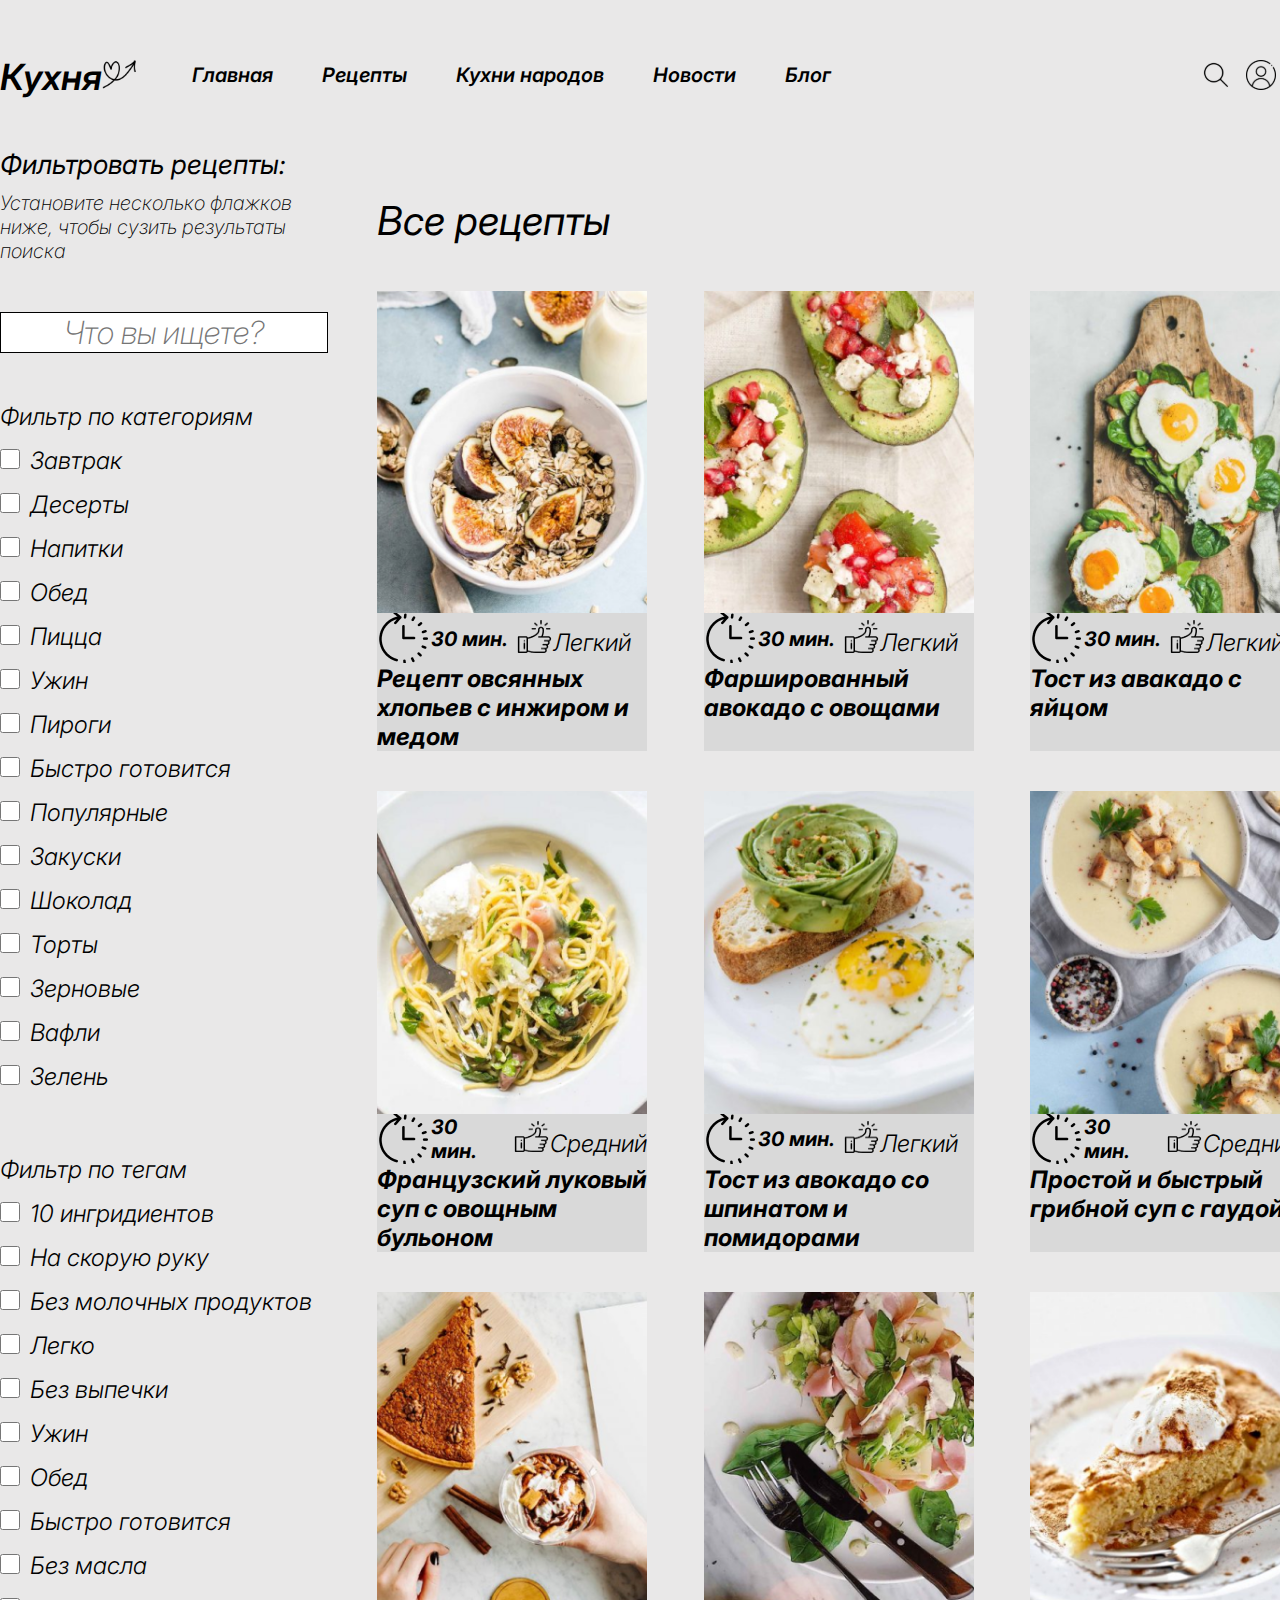
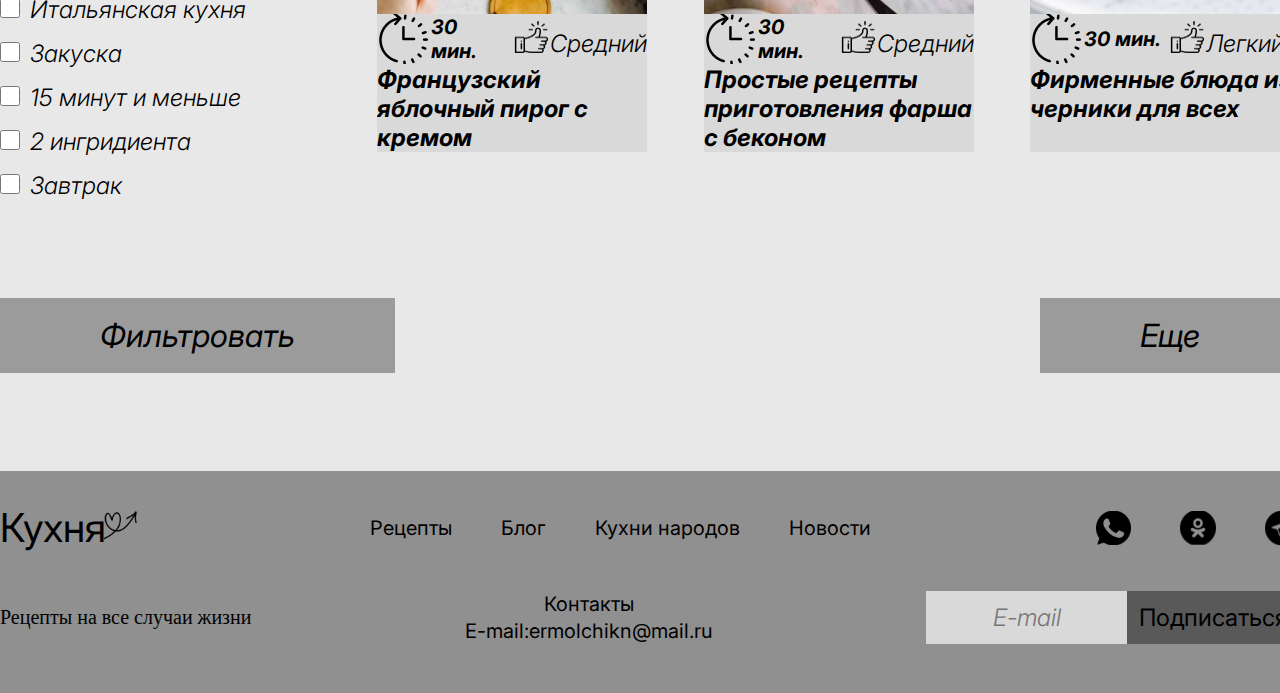
<file: index.html>
<!DOCTYPE html>
<html lang = 'ru'>
  <head>
    <title>Кухня</title>
    <meta charset="UTF-8">
    <meta name="viewport" content="width=device-width, initial-scale=1.0">
    <link rel="stylesheet" href="css/null.css">
    <link rel="stylesheet" href="css/style.css">
    </head>
     <body>
       <header>
        <div class="header__container container">
          <div class="header__wrapper">
            <div class="header__logo logo">
              <div class="logo__text">
              Кухня
              </div>
              <div class="logo__image">
                <img src="img/heart.svg" alt="">
              </div>
            </div>
            <nav class="header__nav nav">
              <ul class="nav__list">
                <li class="nav__item">
                  <a href="#">
                    Главная
                  </a> 
                </li>
                <li class="nav__item">
                  <a href="#">
                    Рецепты
                   </a>  
                </li>
                <li class="nav__item">
                  <a href="#">
                    Кухни народов
                 </a> 
                </li>
                <li class="nav__item">
                  <a href="#">
                    Новости
                  </a> 
                </li>
                <li class="nav__item">
                  <a href="#">
                    Блог
                  </a> 
                </li>
              </ul>
              <div class="nav__search">
                <a href="#">
                  <img src="img/search.svg" alt="search">
                </a>
                <a href="#">
                  <img src="img/cart.svg" alt="cart">
                </a>
              </div>
            </nav>
          </div>
        </div>
       </header>
       <article class="main">
        <div class="main__container container">
          <section class="main__filter filter">
            <div class="filter__container">
              <div class="filter__discription">
                <div class="filter__title">
                  Фильтровать рецепты:
                </div>
                <div class="filter__text">
                  Установите несколько флажков ниже, чтобы сузить результаты поиска
                </div>
              </div>
              <aside class="filter__form form">
                <div class="form__input">
                  <input type="text" placeholder="Что вы ищете?" class="inp">
                </div>
                <div class="form__checkbox">
                  <h2 class="form__name">
                    Фильтр по категориям
                  </h2>
                 <p><input type="checkbox" name="food">Завтрак</p> 
                 <p><input type="checkbox" name="food">Десерты</p> 
                 <p><input type="checkbox" name="food">Напитки</p> 
                 <p><input type="checkbox" name="food">Обед</p> 
                 <p><input type="checkbox" name="food">Пицца</p> 
                 <p><input type="checkbox" name="food">Ужин</p> 
                 <p><input type="checkbox" name="food">Пироги</p> 
                 <p><input type="checkbox" name="food">Быстро готовится</p> 
                 <p><input type="checkbox" name="food">Популярные</p> 
                 <p><input type="checkbox" name="food">Закуски</p> 
                 <p><input type="checkbox" name="food">Шоколад</p> 
                 <p><input type="checkbox" name="food">Торты</p> 
                 <p><input type="checkbox" name="food">Зерновые</p> 
                 <p><input type="checkbox" name="food">Вафли</p> 
                 <p><input type="checkbox" name="food">Зелень</p> 
                  <h2 class="form__tag">
                    Фильтр по тегам
                  </h2>
                 <p><input type="checkbox" name="food">10 ингридиентов</p> 
                 <p><input type="checkbox" name="food">На скорую руку</p> 
                 <p><input type="checkbox" name="food">Без молочных продуктов</p> 
                 <p><input type="checkbox" name="food">Легко</p> 
                 <p><input type="checkbox" name="food">Без выпечки</p> 
                 <p><input type="checkbox" name="food">Ужин</p> 
                 <p><input type="checkbox" name="food">Обед</p>
                 <p><input type="checkbox" name="food">Быстро готовится</p> 
                 <p><input type="checkbox" name="food">Без масла</p> 
                 <p><input type="checkbox" name="food">Итальянская кухня</p> 
                 <p><input type="checkbox" name="food">Закуска</p> 
                 <p><input type="checkbox" name="food">15 минут и меньше</p> 
                 <p><input type="checkbox" name="food">2 ингридиента</p> 
                 <p><input type="checkbox" name="food">Завтрак</p>
                </div>
                
              </aside>
            </div>
          </section>
          <section class="recipes">
            <div class="recipes__container">
              <h1 class="recipes__title">
                Все рецепты
              </h1>
              <div class="recipes__wrapper">
                <article class="recipes__card card">
                  <div class="card__wrapper">
                    <div class="card__image">
                      <img src="img/image30.png" alt="food">
                    </div>
                    <div class="card__item">
                      <div class="card__time">
                        <img src="img/image27.png" alt="time">
                        <h4 class="card__min">
                          30 мин.
                        </h4>
                      </div>
                      <div class="card__levels">
                        <img src="img/image48.png" alt="thumbsup">
                        <h4 class="card__level">
                          Легкий
                        </h4>
                      </div>
                    </div>
                    <div class="card__discription">
                      Рецепт овсянных хлопьев с инжиром и медом
                    </div>
                  </div>
                </article>
                <article class="recipes__card card">
                  <div class="card__wrapper">
                    <div class="card__image">
                      <img src="img/image31.png" alt="food">
                    </div>
                    <div class="card__item">
                      <div class="card__time">
                        <img src="img/image27.png" alt="time">
                        <h4 class="card__min">
                          30 мин.
                        </h4>
                      </div>
                      <div class="card__levels">
                        <img src="img/image48.png" alt="thumbsup">
                        <h4 class="card__level">
                          Легкий
                        </h4>
                      </div>
                    </div>
                    <div class="card__discription">
                      Фаршированный авокадо с овощами
                    </div>
                  </div>
                </article>
                <article class="recipes__card card">
                  <div class="card__wrapper">
                    <div class="card__image">
                      <img src="img/image32.png" alt="food">
                    </div>
                    <div class="card__item">
                      <div class="card__time">
                        <img src="img/image27.png" alt="time">
                        <h4 class="card__min">
                          30 мин.
                        </h4>
                      </div>
                      <div class="card__levels">
                        <img src="img/image48.png" alt="thumbsup">
                        <h4 class="card__level">
                          Легкий
                        </h4>
                      </div>
                    </div>
                    <div class="card__discription">
                      Тост из авакадо с яйцом
                    </div>
                  </div>
                </article>
                <article class="recipes__card card">
                  <div class="card__wrapper">
                    <div class="card__image">
                      <img src="img/image36.png" alt="food">
                    </div>
                    <div class="card__item">
                      <div class="card__time">
                        <img src="img/image27.png" alt="time">
                        <h4 class="card__min">
                          30 мин.
                        </h4>
                      </div>
                      <div class="card__levels">
                        <img src="img/image48.png" alt="thumbsup">
                        <h4 class="card__level">
                          Средний
                        </h4>
                      </div>
                    </div>
                    <div class="card__discription">
                      Французский луковый суп с овощным бульоном
                    </div>
                  </div>
                </article>
                <article class="recipes__card card">
                  <div class="card__wrapper">
                    <div class="card__image">
                      <img src="img/image33.png" alt="food">
                    </div>
                    <div class="card__item">
                      <div class="card__time">
                        <img src="img/image27.png" alt="time">
                        <h4 class="card__min">
                          30 мин.
                        </h4>
                      </div>
                      <div class="card__levels">
                        <img src="img/image48.png" alt="thumbsup">
                        <h4 class="card__level">
                          Легкий
                        </h4>
                      </div>
                    </div>
                    <div class="card__discription">
                      Тост из авокадо со шпинатом и помидорами
                    </div>
                  </div>
                </article>
                <article class="recipes__card card">
                  <div class="card__wrapper">
                    <div class="card__image">
                      <img src="img/image40.png" alt="food">
                    </div>
                    <div class="card__item">
                      <div class="card__time">
                        <img src="img/image27.png" alt="time">
                        <h4 class="card__min">
                          30 мин.
                        </h4>
                      </div>
                      <div class="card__levels">
                        <img src="img/image48.png" alt="thumbsup">
                        <h4 class="card__level">
                          Средний
                        </h4>
                      </div>
                    </div>
                    <div class="card__discription">
                      Простой и быстрый грибной суп с гаудой
                    </div>
                  </div>
                </article>
                <article class="recipes__card card">
                  <div class="card__wrapper">
                    <div class="card__image">
                      <img src="img/image39.png" alt="food">
                    </div>
                    <div class="card__item">
                      <div class="card__time">
                        <img src="img/image27.png" alt="time">
                        <h4 class="card__min">
                          30 мин.
                        </h4>
                      </div>
                      <div class="card__levels">
                        <img src="img/image48.png" alt="thumbsup">
                        <h4 class="card__level">
                          Средний
                        </h4>
                      </div>
                    </div>
                    <div class="card__discription">
                      Французский яблочный пирог с кремом
                    </div>
                  </div>
                </article>
                <article class="recipes__card card">
                  <div class="card__wrapper">
                    <div class="card__image">
                      <img src="img/image35.png" alt="food">
                    </div>
                    <div class="card__item">
                      <div class="card__time">
                        <img src="img/image27.png" alt="time">
                        <h4 class="card__min">
                          30 мин.
                        </h4>
                      </div>
                      <div class="card__levels">
                        <img src="img/image48.png" alt="thumbsup">
                        <h4 class="card__level">
                          Средний
                        </h4>
                      </div>
                    </div>
                    <div class="card__discription">
                      Простые рецепты приготовления фарша с беконом
                    </div>
                  </div>
                </article>
                <article class="recipes__card card">
                  <div class="card__wrapper">
                    <div class="card__image">
                      <img src="img/image38.png" alt="food">
                    </div>
                    <div class="card__item">
                      <div class="card__time">
                        <img src="img/image27.png" alt="time">
                        <h4 class="card__min">
                          30 мин.
                        </h4>
                      </div>
                      <div class="card__levels">
                        <img src="img/image48.png" alt="thumbsup">
                        <h4 class="card__level">
                          Легкий
                        </h4>
                      </div>
                    </div>
                    <div class="card__discription">
                      Фирменные блюда из черники для всех
                    </div>
                  </div>
                </article>

                

              </div>
            </div>
          </section>
        </div>
       
       </article>
       <article class="buttons">
        <div class="buttons__container container">
          <div class="buttons__item">
            <button type="submit">
              Фильтровать
            </button>
          </div>
          <div class="buttons__item">
            <button type="button">
              Еще
            </button>
          </div>
        </div>
       </article>
       <footer>
        <div class="footer__container container">
          <div class="footer__navigation">
            <div class="footer__logo">
              <div class="logo__text">
                Кухня
              </div>
              <div class="logo__image">
                <img src="img/heart.svg" alt="">
              </div>
            </div>
           <nav class="footer__nav nav">
            <ul class="nav__list">
              <li class="nav__item">
                <a href="#">
                  Рецепты
                 </a>  
              </li>
              <li class="nav__item">
                <a href="#">
                  Блог
               </a> 
              </li>
              <li class="nav__item">
                <a href="#">
                  Кухни народов
                </a> 
              </li>
              <li class="nav__item">
                <a href="#">
                  Новости 
                </a> 
              </li>
            </ul>
          </nav>
          <div class="footer__socials socials">
            <ul class="socials__items">
              <li class="socials__item">
                <a href="#">
                  <img src="img/wh.svg" alt="whatsapp">
                </a>
              </li>
              <li class="socials__item">
                <a href="#">
                  <img src="img/od.svg" alt="odnoklassniki">
                </a>
              </li>
              <li class="socials__item">
                <a href="#">
                  <img src="img/tg.svg" alt="telegram">
                </a>
              </li>
            </ul>
          </div>
        </div>
        <div class="footer__contacts">
          <div class="footer__discription">
            Рецепты на все случаи жизни
          </div>
          <div class="footer__contact">
            <p>
              Контакты
            </p>
            <p>
              E-mail:ermolchikn@mail.ru
            </p>
          </div>
          <div class="footer__form">
            <input type="text" placeholder="E-mail" name="email">
            <div class="footer__button">
              <button type="submit">
                Подписаться
              </button>
            </div>
            
          </div>
        </div>
      </div>
            
       </footer>
    </body> 
</html>
</file>
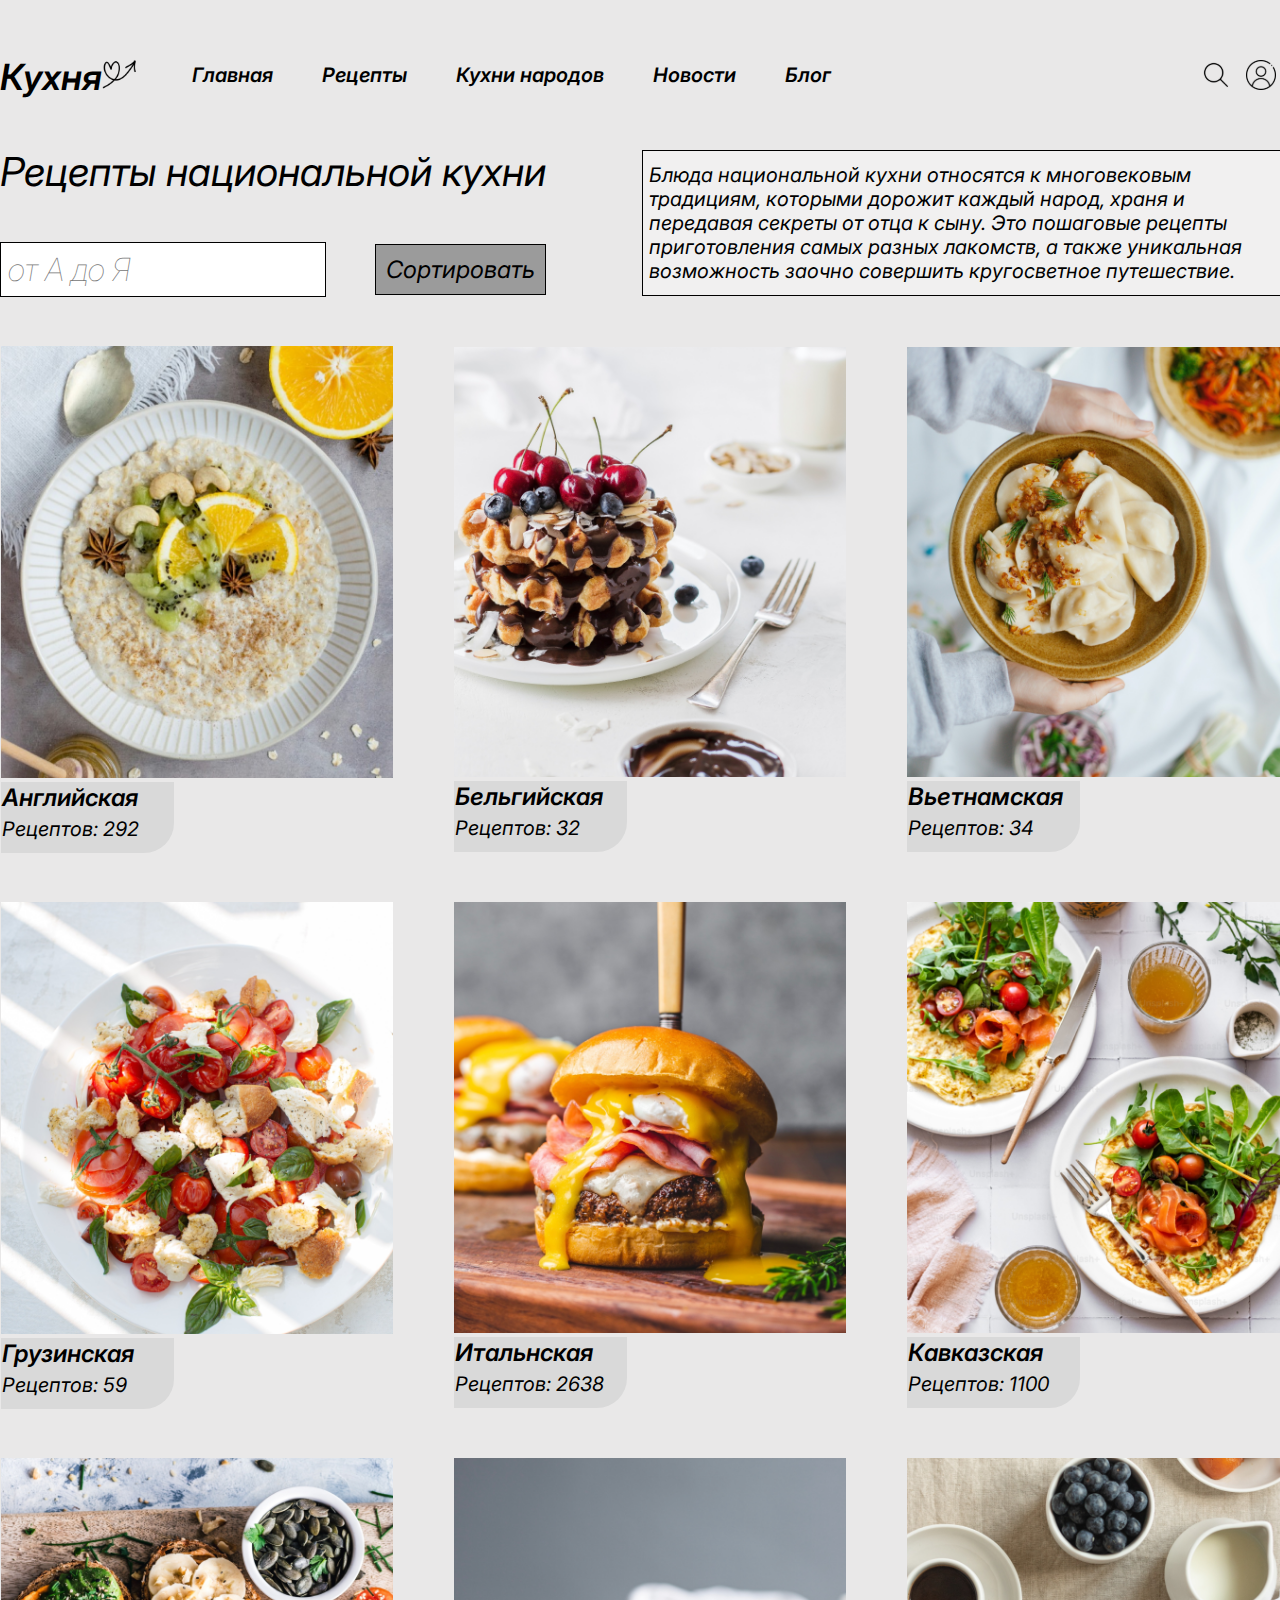
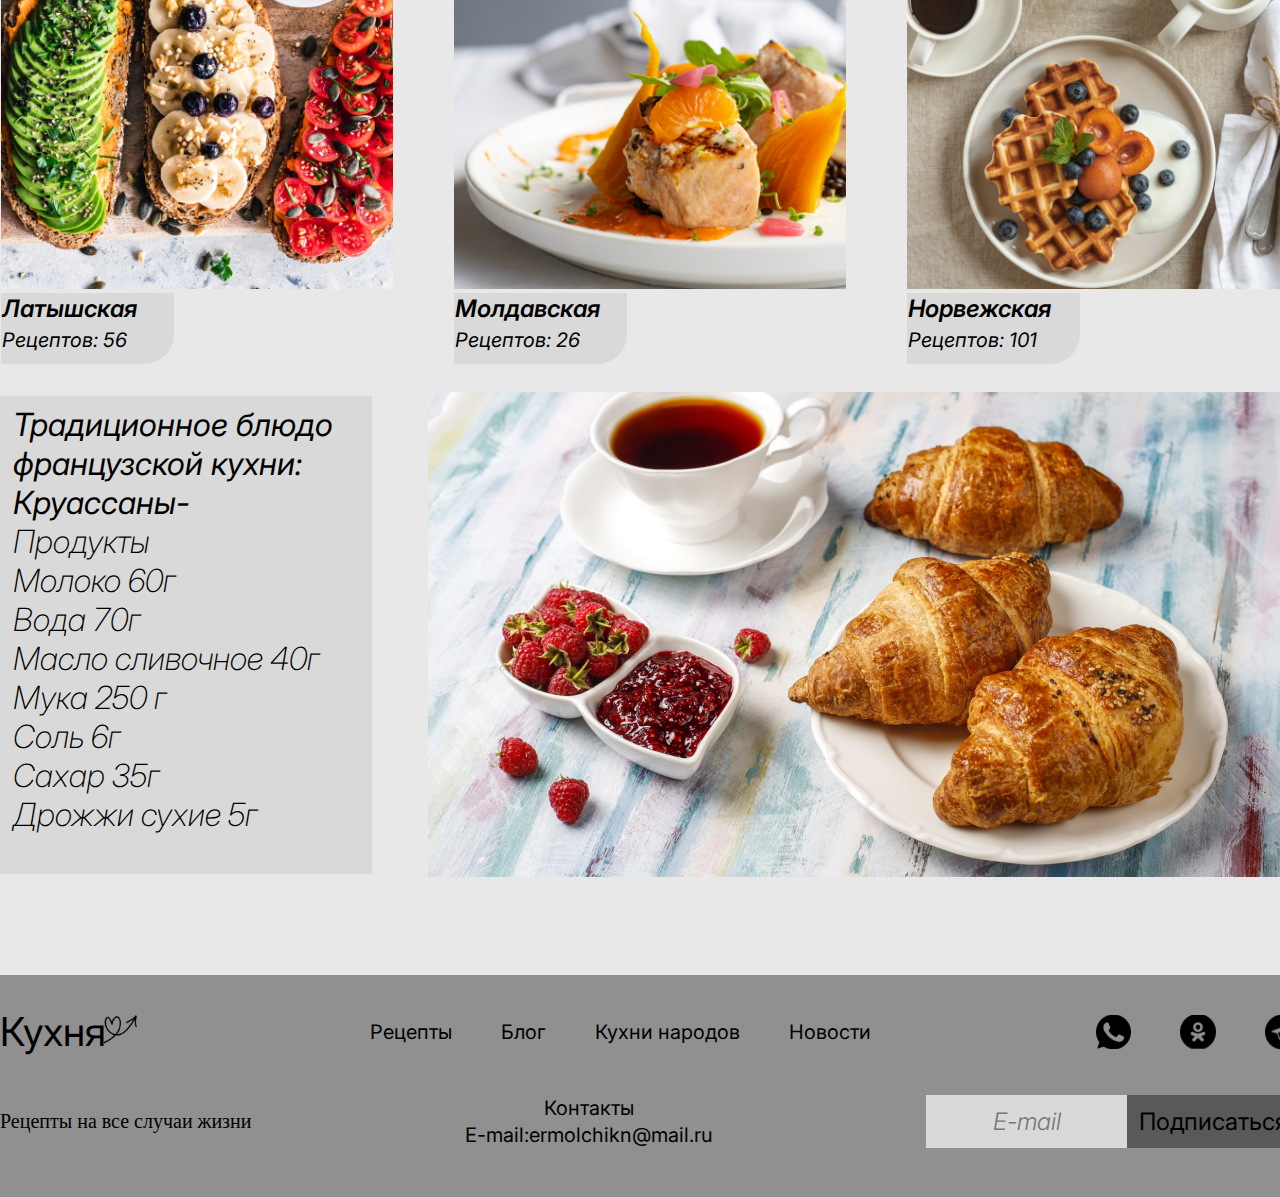
<file: secondpage.html>
<!DOCTYPE html>
<html lang = 'ru'>
  <head>
    <title>Кухня</title>
    <meta charset="UTF-8">
    <meta name="viewport" content="width=device-width, initial-scale=1.0">
    <link rel="stylesheet" href="css/null.css">
    <link rel="stylesheet" href="css/style.css">
    </head>
     <body>
       <header>
        <div class="header__container container">
          <div class="header__wrapper">
            <div class="header__logo logo">
              <div class="logo__text">
              Кухня
              </div>
              <div class="logo__image">
                <img src="img/heart.svg" alt="">
              </div>
            </div>
            <nav class="header__nav nav">
              <ul class="nav__list">
                <li class="nav__item">
                  <a href="#">
                    Главная
                  </a> 
                </li>
                <li class="nav__item">
                  <a href="#">
                    Рецепты
                   </a>  
                </li>
                <li class="nav__item">
                  <a href="#">
                    Кухни народов
                 </a> 
                </li>
                <li class="nav__item">
                  <a href="#">
                    Новости
                  </a> 
                </li>
                <li class="nav__item">
                  <a href="#">
                    Блог
                  </a> 
                </li>
              </ul>
              <div class="nav__search">
                <a href="#">
                  <img src="img/search.svg" alt="search">
                </a>
                <a href="#">
                  <img src="img/cart.svg" alt="cart">
                </a>
              </div>
            </nav>
          </div>
        </div>
       </header>
       <section class="national">
        <div class="national__container container">
            <div class="national__content">
                <h1 class="national__title">
                    Рецепты национальной кухни
                </h1>
                <div class="national__form">
                    <input type="text" placeholder="от А до Я">
                    <button class="national__button">
                        Сортировать
                    </button>
                </div>
            </div>
            <div class="national__discription">
                <p>
                    Блюда национальной кухни относятся к многовековым традициям, которыми дорожит каждый народ, храня и передавая секреты от отца к сыну. Это пошаговые рецепты приготовления самых разных лакомств, а также уникальная возможность заочно совершить кругосветное путешествие.
                </p>
            </div>
        </div>
       </section>
       <article class="food">
        <div class="food__container container">
            <div class="food__card">
                <div class="food__image">
                    <img src="img/food1.png" alt="food">
                </div>
                <div class="food__content">
                    <div class="food__discription">
                        <div class="food__kitchen">
                            Английская
                        </div>
                        <div class="food__num">
                            Рецептов: 292
                        </div>
                    </div>
                </div>
                
            </div>
            <div class="food__card">
                <div class="food__image">
                    <img src="img/food2.png" alt="food">
                </div>
                <div class="food__content">
                    <div class="food__discription">
                        <div class="food__kitchen">
                            Бельгийская
                        </div>
                        <div class="food__num">
                            Рецептов: 32
                        </div>
                    </div>
                </div>
            </div>
            <div class="food__card">
                <div class="food__image">
                    <img src="img/food3.png" alt="food">
                </div>
                <div class="food__content">
                    <div class="food__discription">
                        <div class="food__kitchen">
                            Вьетнамская
                        </div>
                        <div class="food__num">
                            Рецептов: 34
                        </div>
                    </div>
                </div>
            </div>
            <div class="food__card">
                <div class="food__image">
                    <img src="img/food4.png" alt="food">
                </div>
                <div class="food__content">
                    <div class="food__discription">
                        <div class="food__kitchen">
                            Грузинская
                        </div>
                        <div class="food__num">
                            Рецептов: 59
                        </div>
                    </div>
                </div>
            </div>
            <div class="food__card">
                <div class="food__image">
                    <img src="img/food5.png" alt="food">
                </div>
                <div class="food__content">
                    <div class="food__discription">
                        <div class="food__kitchen">
                            Итальнская
                        </div>
                        <div class="food__num">
                            Рецептов: 2638
                        </div>
                    </div>
                </div>
            </div>
            <div class="food__card">
                <div class="food__image">
                    <img src="img/food6.png" alt="food">
                </div>
                <div class="food__content">
                    <div class="food__discription">
                        <div class="food__kitchen">
                            Кавказская
                        </div>
                        <div class="food__num">
                            Рецептов: 1100
                        </div>
                    </div>
                </div>
            </div>
            <div class="food__card">
                <div class="food__image">
                    <img src="img/food7.png" alt="food">
                </div>
                <div class="food__content">
                    <div class="food__discription">
                        <div class="food__kitchen">
                            Латышская
                        </div>
                        <div class="food__num">
                            Рецептов: 56
                        </div>
                    </div>
                </div>
            </div>
            <div class="food__card">
                <div class="food__image">
                    <img src="img/food8.png" alt="food">
                </div>
                <div class="food__content">
                    <div class="food__discription">
                        <div class="food__kitchen">
                            Молдавская
                        </div>
                        <div class="food__num">
                            Рецептов: 26
                        </div>
                    </div>
                </div>
            </div>
            <div class="food__card">
                <div class="food__image">
                    <img src="img/food9.png" alt="food">
                </div>
                <div class="food__content">
                    <div class="food__discription">
                        <div class="food__kitchen">
                            Норвежская
                        </div>
                        <div class="food__num">
                            Рецептов: 101
                        </div>
                    </div>
                </div>
            </div>
        </div>
       </article>
       <section class="traditional">
        <div class="traditional__container container">
            <div class="traditional__re">
                <h2 class="traditional__title">
                    Традиционное блюдо французской кухни: Круассаны-
                </h2>
                    <ul class="traditional__list">
                        <p>Продукты</p>
                        <li class="traditional__item">
                            Молоко 60г
                        </li>
                        <li class="traditional__item">
                            Вода 70г
                        </li>
                        <li class="traditional__item">
                            Масло сливочное 40г
                        </li>
                        <li class="traditional__item">
                            Мука 250 г
                        </li>
                        <li class="traditional__item">
                            Соль 6г
                        </li>
                        <li class="traditional__item">
                            Сахар 35г
                        </li>
                        <li class="traditional__item">
                            Дрожжи сухие 5г
                        </li>
                    </ul>
            </div>
            <div class="traditional__image">
                <img src="img/foodbig.png" alt="food">
            </div>
          
            </div>
        </div>
       </section>
       <footer>
        <div class="footer__container container">
          <div class="footer__navigation">
            <div class="footer__logo">
              <div class="logo__text">
                Кухня
              </div>
              <div class="logo__image">
                <img src="img/heart.svg" alt="">
              </div>
            </div>
           <nav class="footer__nav nav">
            <ul class="nav__list">
              <li class="nav__item">
                <a href="#">
                  Рецепты
                 </a>  
              </li>
              <li class="nav__item">
                <a href="#">
                  Блог
               </a> 
              </li>
              <li class="nav__item">
                <a href="#">
                  Кухни народов
                </a> 
              </li>
              <li class="nav__item">
                <a href="#">
                  Новости 
                </a> 
              </li>
            </ul>
          </nav>
          <div class="footer__socials socials">
            <ul class="socials__items">
              <li class="socials__item">
                <a href="#">
                  <img src="img/wh.svg" alt="whatsapp">
                </a>
              </li>
              <li class="socials__item">
                <a href="#">
                  <img src="img/od.svg" alt="odnoklassniki">
                </a>
              </li>
              <li class="socials__item">
                <a href="#">
                  <img src="img/tg.svg" alt="telegram">
                </a>
              </li>
            </ul>
          </div>
        </div>
        <div class="footer__contacts">
          <div class="footer__discription">
            Рецепты на все случаи жизни
          </div>
          <div class="footer__contact">
            <p>
              Контакты
            </p>
            <p>
              E-mail:ermolchikn@mail.ru
            </p>
          </div>
          <div class="footer__form">
            <input type="text" placeholder="E-mail" name="email">
            <div class="footer__button">
              <button type="submit">
                Подписаться
              </button>
            </div>
            
          </div>
        </div>
      </div>
            
       </footer>
    </body> 
</html>
</file>
<file: css/null.css>
*{
    padding: 0;
    margin: 0;
    border: 0;
}
*,*:before,*:after{
    -moz-box-sizing: border-box;
    -webkit-box-sizing: border-box;
    box-sizing: border-box;
}
:focus,:active{outline: none;}
a:focus,a:active{outline: none;}
nav,footer,header,aside{display: block;}
html,body{
    height: 100%;
    width: 100%;
    font-size: 100%;
    line-height: 1;
    font-size: 14px;
    -ms-text-size-adjust: 100%;
    -moz-text-size-adjust: 100%;
    -webkit-text-size-adjust: 100%;

}
input,button,textarea{font-family: inherit;}
input::-ms-clear{display: none;}
button{cursor: pointer;}
button::-moz-focus-inner{padding: 0; border: 0;}
a,a:visited{text-decoration: none;}
ul,li{list-style: none;}
img{vertical-align: top;}
h1,h2,h3,h4,h5,h6{font-size: inherit; font-weight: 400;}
</file>
<file: css/style.css>
@import url("https://fonts.googleapis.com/css2?family=Inter:wght@200;300;400;600;700&display=swap");
@import url("null.css");
body {
  font-family: "Inter";
  font-weight: 400;
  color: #000;
  background-color: #E9E8E8;
}

.container {
  width: 1300px;
  margin: 0 auto;
}

.header .header__container {
  width: 1300px;
}

.header__wrapper {
  width: 100%;
  margin-top: 55px;
  display: -webkit-box;
  display: -ms-flexbox;
  display: flex;
  -webkit-box-pack: stretch;
      -ms-flex-pack: stretch;
          justify-content: stretch;
  -webkit-box-align: center;
      -ms-flex-align: center;
          align-items: center;
  gap: 49px;
}
.header__wrapper .logo {
  display: -webkit-box;
  display: -ms-flexbox;
  display: flex;
  -webkit-box-pack: center;
      -ms-flex-pack: center;
          justify-content: center;
  -webkit-box-align: center;
      -ms-flex-align: center;
          align-items: center;
  gap: 0px;
}
.header__wrapper .logo .logo__text {
  font-size: 36px;
  font-style: italic;
  font-weight: 600;
  line-height: normal;
}
.header__wrapper .logo .logo__image {
  margin-left: -5px;
}
.header__wrapper .header__nav {
  display: -webkit-box;
  display: -ms-flexbox;
  display: flex;
  -ms-flex-item-align: start;
      align-self: flex-start;
  -webkit-box-pack: start;
      -ms-flex-pack: start;
          justify-content: flex-start;
  gap: 365px;
}
.header__wrapper .header__nav .nav__list {
  display: -webkit-box;
  display: -ms-flexbox;
  display: flex;
  -webkit-box-align: center;
      -ms-flex-align: center;
          align-items: center;
  -webkit-box-pack: justify;
      -ms-flex-pack: justify;
          justify-content: space-between;
  gap: 49px;
}
.header__wrapper .header__nav .nav__list .nav__item {
  font-size: 20px;
  font-style: italic;
  font-weight: 600;
  line-height: normal;
  position: relative;
  -webkit-transition: all 0.3s ease;
  transition: all 0.3s ease;
}
.header__wrapper .header__nav .nav__list .nav__item a {
  text-wrap: nowrap;
  color: #000;
}
.header__wrapper .header__nav .nav__list .nav__item a:before {
  content: "";
  position: absolute;
  padding: 1px;
  width: 1px;
  background: #000;
  -webkit-transform: translate(0px, 25px);
          transform: translate(0px, 25px);
  opacity: 0;
  -webkit-transition: all 0.3s ease;
  transition: all 0.3s ease;
}
.header__wrapper .header__nav .nav__list .nav__item a:hover:before {
  opacity: 1;
  width: 100%;
}
.header__wrapper .header__nav .nav__search {
  display: -webkit-box;
  display: -ms-flexbox;
  display: flex;
  -ms-flex-item-align: end;
      align-self: flex-end;
  -webkit-box-align: center;
      -ms-flex-align: center;
          align-items: center;
  gap: 10px;
}
.header__wrapper .header__nav .nav__search img {
  -webkit-transition: all 0.3s ease;
  transition: all 0.3s ease;
}
.header__wrapper .header__nav .nav__search img:hover {
  -webkit-transform: translate(0px, -3px);
          transform: translate(0px, -3px);
}

.main {
  margin-top: 49px;
}
.main .main__container {
  display: -webkit-box;
  display: -ms-flexbox;
  display: flex;
  -webkit-box-pack: justify;
      -ms-flex-pack: justify;
          justify-content: space-between;
  -webkit-box-align: center;
      -ms-flex-align: center;
          align-items: center;
  gap: 49px;
}
.main .main__container .filter__container {
  max-width: 328px;
  display: -webkit-box;
  display: -ms-flexbox;
  display: flex;
  -webkit-box-orient: vertical;
  -webkit-box-direction: normal;
      -ms-flex-direction: column;
          flex-direction: column;
  -webkit-box-align: start;
      -ms-flex-align: start;
          align-items: start;
  -webkit-box-pack: justify;
      -ms-flex-pack: justify;
          justify-content: space-between;
  gap: 49px;
}
.main .main__container .filter__container .filter__discription {
  display: -webkit-box;
  display: -ms-flexbox;
  display: flex;
  -webkit-box-orient: vertical;
  -webkit-box-direction: normal;
      -ms-flex-direction: column;
          flex-direction: column;
  gap: 10px;
}
.main .main__container .filter__container .filter__discription .filter__title {
  font-size: 27px;
  font-style: italic;
  font-weight: 400;
  line-height: normal;
  width: 100%;
}
.main .main__container .filter__container .filter__discription .filter__text {
  font-size: 20px;
  font-style: italic;
  font-weight: 200;
  line-height: normal;
}
.main .main__container .filter__container .filter__form {
  display: -webkit-box;
  display: -ms-flexbox;
  display: flex;
  -webkit-box-orient: vertical;
  -webkit-box-direction: normal;
      -ms-flex-direction: column;
          flex-direction: column;
  gap: 49px;
}
.main .main__container .filter__container .filter__form .form__input input {
  color: #000;
  font-size: 32px;
  font-style: italic;
  font-weight: 200;
  line-height: normal;
  text-align: center;
  border: 1px solid #000;
  background: #FFF;
  max-width: 328px;
  -webkit-transition: all 0.3s ease;
  transition: all 0.3s ease;
}
.main .main__container .filter__container .filter__form .form__input input:focus {
  background-color: rgba(255, 255, 255, 0.5921568627);
}
.main .main__container .filter__container .filter__form .form__checkbox {
  display: -webkit-box;
  display: -ms-flexbox;
  display: flex;
  -webkit-box-orient: vertical;
  -webkit-box-direction: normal;
      -ms-flex-direction: column;
          flex-direction: column;
  -webkit-box-pack: justify;
      -ms-flex-pack: justify;
          justify-content: space-between;
  gap: 15px;
}
.main .main__container .filter__container .filter__form .form__checkbox h2 {
  font-size: 24px;
  font-style: italic;
  font-weight: 300;
  line-height: normal;
}
.main .main__container .filter__container .filter__form .form__checkbox input {
  width: 20px;
  height: 20px;
  -ms-flex-negative: 0;
      flex-shrink: 0;
  border: 1px solid #000;
  background: #FFF;
  margin-right: 10px;
}
.main .main__container .filter__container .filter__form .form__checkbox p {
  font-size: 24px;
  font-style: italic;
  font-weight: 300;
  line-height: normal;
}
.main .main__container .filter__container .filter__form .form__checkbox .form__tag {
  margin-top: 49px;
}
.main .main__container .recipes {
  width: 100%;
}
.main .main__container .recipes .recipes__container {
  display: -webkit-box;
  display: -ms-flexbox;
  display: flex;
  -webkit-box-orient: vertical;
  -webkit-box-direction: normal;
      -ms-flex-direction: column;
          flex-direction: column;
  -webkit-box-pack: justify;
      -ms-flex-pack: justify;
          justify-content: space-between;
  gap: 46px;
}
.main .main__container .recipes .recipes__container .recipes__title {
  font-size: 40px;
  font-style: italic;
  font-weight: 400;
  line-height: normal;
}
.main .main__container .recipes .recipes__container .recipes__wrapper {
  display: -webkit-box;
  display: -ms-flexbox;
  display: flex;
  -ms-flex-wrap: wrap;
      flex-wrap: wrap;
  -webkit-box-pack: justify;
      -ms-flex-pack: justify;
          justify-content: space-between;
  gap: 40px;
}
.main .main__container .recipes .recipes__container .recipes__wrapper .recipes__card {
  overflow: hidden;
  width: 270px;
  background: #D9D9D9;
  -webkit-transition: all 0.3s ease;
  transition: all 0.3s ease;
}
.main .main__container .recipes .recipes__container .recipes__wrapper .recipes__card:hover {
  -webkit-transform: translate(0px, 5px);
          transform: translate(0px, 5px);
  -webkit-box-shadow: 10px 10px 4px 0px rgba(0, 0, 0, 0.2509803922);
          box-shadow: 10px 10px 4px 0px rgba(0, 0, 0, 0.2509803922);
}
.main .main__container .recipes .recipes__container .recipes__wrapper .recipes__card .card__image img {
  width: 100%;
  height: auto;
}
.main .main__container .recipes .recipes__container .recipes__wrapper .recipes__card .card__item {
  display: -webkit-box;
  display: -ms-flexbox;
  display: flex;
  -webkit-box-align: center;
      -ms-flex-align: center;
          align-items: center;
  -webkit-box-pack: start;
      -ms-flex-pack: start;
          justify-content: start;
  gap: 3%;
}
.main .main__container .recipes .recipes__container .recipes__wrapper .recipes__card .card__item .card__time {
  display: -webkit-box;
  display: -ms-flexbox;
  display: flex;
  -webkit-box-align: center;
      -ms-flex-align: center;
          align-items: center;
  -webkit-box-pack: justify;
      -ms-flex-pack: justify;
          justify-content: space-between;
}
.main .main__container .recipes .recipes__container .recipes__wrapper .recipes__card .card__item .card__time .card__min {
  font-size: 20px;
  font-style: italic;
  font-weight: 700;
  line-height: normal;
}
.main .main__container .recipes .recipes__container .recipes__wrapper .recipes__card .card__item .card__levels {
  display: -webkit-box;
  display: -ms-flexbox;
  display: flex;
  -webkit-box-pack: justify;
      -ms-flex-pack: justify;
          justify-content: space-between;
  -webkit-box-align: center;
      -ms-flex-align: center;
          align-items: center;
}
.main .main__container .recipes .recipes__container .recipes__wrapper .recipes__card .card__item .card__levels .card__level {
  -ms-flex-item-align: end;
      align-self: flex-end;
  font-size: 24px;
  font-style: italic;
  font-weight: 300;
  line-height: normal;
}
.main .main__container .recipes .recipes__container .recipes__wrapper .recipes__card .card__item .card__levels img {
  width: 37px;
  height: 37px;
  padding-bottom: 4%;
}
.main .main__container .recipes .recipes__container .recipes__wrapper .recipes__card .card__discription {
  font-size: 24px;
  font-style: italic;
  font-weight: 700;
  line-height: normal;
}

.buttons {
  margin-top: 98px;
}
.buttons .buttons__container {
  display: -webkit-box;
  display: -ms-flexbox;
  display: flex;
  -webkit-box-pack: justify;
      -ms-flex-pack: justify;
          justify-content: space-between;
  -webkit-box-align: center;
      -ms-flex-align: center;
          align-items: center;
}
.buttons .buttons__item button {
  font-size: 32px;
  font-style: italic;
  font-weight: 400;
  line-height: 39px;
  letter-spacing: 0em;
  text-align: left;
  background: #9B9B9B;
  padding: 18px 100px;
  -webkit-transition: all 0.3s ease;
  transition: all 0.3s ease;
}
.buttons .buttons__item button:hover {
  background: #5A5959;
}

footer {
  background: #909090;
  margin-top: 98px;
  padding-bottom: 49px;
}
footer .footer__container {
  padding-top: 33px;
  display: -webkit-box;
  display: -ms-flexbox;
  display: flex;
  -webkit-box-orient: vertical;
  -webkit-box-direction: normal;
      -ms-flex-direction: column;
          flex-direction: column;
  -webkit-box-align: stretch;
      -ms-flex-align: stretch;
          align-items: stretch;
  -webkit-box-pack: justify;
      -ms-flex-pack: justify;
          justify-content: space-between;
}
footer .footer__container .footer__navigation {
  display: -webkit-box;
  display: -ms-flexbox;
  display: flex;
  -webkit-box-pack: justify;
      -ms-flex-pack: justify;
          justify-content: space-between;
  -webkit-box-align: center;
      -ms-flex-align: center;
          align-items: center;
  gap: 151px;
}
footer .footer__container .footer__navigation .footer__logo {
  display: -webkit-box;
  display: -ms-flexbox;
  display: flex;
  -webkit-box-align: center;
      -ms-flex-align: center;
          align-items: center;
  -webkit-box-pack: start;
      -ms-flex-pack: start;
          justify-content: start;
}
footer .footer__container .footer__navigation .footer__logo .logo__text {
  font-family: Inter;
  font-size: 40px;
  font-weight: 400;
  line-height: 48px;
  letter-spacing: 0em;
  text-align: left;
}
footer .footer__container .footer__navigation .footer__logo .logo__image {
  margin-left: -8px;
}
footer .footer__container .footer__navigation .footer__nav .nav__list {
  display: -webkit-box;
  display: -ms-flexbox;
  display: flex;
  -webkit-box-pack: justify;
      -ms-flex-pack: justify;
          justify-content: space-between;
  -webkit-box-align: center;
      -ms-flex-align: center;
          align-items: center;
  gap: 49px;
}
footer .footer__container .footer__navigation .footer__nav .nav__list .nav__item {
  font-family: Inter;
  font-size: 20px;
  font-weight: 400;
  line-height: 24px;
  letter-spacing: 0em;
  text-align: left;
}
footer .footer__container .footer__navigation .footer__nav .nav__list .nav__item a {
  position: relative;
  color: #000;
}
footer .footer__container .footer__navigation .footer__nav .nav__list .nav__item a:before {
  content: "";
  position: absolute;
  padding: 1px;
  width: 1px;
  background: #000;
  -webkit-transform: translate(0px, 25px);
          transform: translate(0px, 25px);
  opacity: 0;
  -webkit-transition: all 0.3s ease;
  transition: all 0.3s ease;
}
footer .footer__container .footer__navigation .footer__nav .nav__list .nav__item a:hover:before {
  opacity: 1;
  width: 100%;
}
footer .footer__container .footer__socials .socials__items {
  display: -webkit-box;
  display: -ms-flexbox;
  display: flex;
  -webkit-box-orient: horizontal;
  -webkit-box-direction: normal;
      -ms-flex-direction: row;
          flex-direction: row;
  -webkit-box-align: center;
      -ms-flex-align: center;
          align-items: center;
  -webkit-box-pack: justify;
      -ms-flex-pack: justify;
          justify-content: space-between;
  -ms-flex-item-align: end;
      align-self: flex-end;
  gap: 49px;
}
footer .footer__container .footer__socials .socials__items img {
  -webkit-transition: all 0.3s ease;
  transition: all 0.3s ease;
}
footer .footer__container .footer__socials .socials__items img:hover {
  -webkit-transform: translate(0px, -3px);
          transform: translate(0px, -3px);
}
footer .footer__container .footer__contacts {
  margin-top: 39px;
  display: -webkit-box;
  display: -ms-flexbox;
  display: flex;
  -webkit-box-align: center;
      -ms-flex-align: center;
          align-items: center;
  -webkit-box-pack: justify;
      -ms-flex-pack: justify;
          justify-content: space-between;
}
footer .footer__container .footer__contacts .footer__discription {
  font-family: Changa One;
  font-size: 20px;
  font-weight: 400;
  line-height: 21px;
  letter-spacing: 0em;
  text-align: left;
}
footer .footer__container .footer__contacts .footer__contact {
  display: -webkit-box;
  display: -ms-flexbox;
  display: flex;
  -webkit-box-orient: vertical;
  -webkit-box-direction: normal;
      -ms-flex-direction: column;
          flex-direction: column;
  -webkit-box-align: center;
      -ms-flex-align: center;
          align-items: center;
  -webkit-box-pack: justify;
      -ms-flex-pack: justify;
          justify-content: space-between;
  gap: 3px;
}
footer .footer__container .footer__contacts .footer__contact p {
  font-family: Inter;
  font-size: 20px;
  font-weight: 400;
  line-height: 24px;
  letter-spacing: 0em;
  text-align: left;
}
footer .footer__container .footer__contacts .footer__form {
  display: -webkit-box;
  display: -ms-flexbox;
  display: flex;
  -webkit-box-align: center;
      -ms-flex-align: center;
          align-items: center;
  -webkit-box-pack: center;
      -ms-flex-pack: center;
          justify-content: center;
}
footer .footer__container .footer__contacts .footer__form input {
  padding: 12px;
  background: #D9D9D9;
  max-width: 201px;
  font-family: Inter;
  font-size: 24px;
  font-style: italic;
  font-weight: 300;
  line-height: 29px;
  letter-spacing: 0em;
  text-align: center;
  -webkit-transition: all 0.3s ease;
  transition: all 0.3s ease;
}
footer .footer__container .footer__contacts .footer__form input:focus {
  border: 1px solid rgba(0, 0, 0, 0.459);
}
footer .footer__container .footer__contacts .footer__form button {
  padding: 12px;
  max-width: 201px;
  background: #5A5959;
  font-family: Inter;
  font-size: 24px;
  font-weight: 400;
  line-height: 29px;
  letter-spacing: 0em;
  text-align: left;
  -webkit-transition: all 0.3s ease;
  transition: all 0.3s ease;
}
footer .footer__container .footer__contacts .footer__form button:hover {
  background: #797979;
}

.national {
  margin-top: 49px;
}
.national .national__container {
  display: -webkit-box;
  display: -ms-flexbox;
  display: flex;
  -webkit-box-align: center;
      -ms-flex-align: center;
          align-items: center;
  -webkit-box-pack: justify;
      -ms-flex-pack: justify;
          justify-content: space-between;
  gap: 56px;
}
.national .national__container .national__content {
  width: 90%;
  display: -webkit-box;
  display: -ms-flexbox;
  display: flex;
  -webkit-box-orient: vertical;
  -webkit-box-direction: normal;
      -ms-flex-direction: column;
          flex-direction: column;
  -webkit-box-align: start;
      -ms-flex-align: start;
          align-items: start;
  -webkit-box-pack: justify;
      -ms-flex-pack: justify;
          justify-content: space-between;
  gap: 46px;
}
.national .national__container .national__content .national__title {
  font-size: 40px;
  font-style: italic;
  font-weight: 400;
  line-height: 48px;
  letter-spacing: 0em;
  text-align: left;
}
.national .national__container .national__content .national__form {
  display: -webkit-box;
  display: -ms-flexbox;
  display: flex;
  -webkit-box-align: center;
      -ms-flex-align: center;
          align-items: center;
  -webkit-box-pack: start;
      -ms-flex-pack: start;
          justify-content: start;
  gap: 49px;
}
.national .national__container .national__content .national__form input {
  max-width: 326px;
  background: white;
  border: 1px solid #000000;
  font-size: 32px;
  font-style: italic;
  font-weight: 100;
  line-height: 39px;
  letter-spacing: 0em;
  text-align: left;
  padding: 7px;
  -webkit-transition: all 0.3s ease;
  transition: all 0.3s ease;
}
.national .national__container .national__content .national__form input:focus {
  background-color: rgba(255, 255, 255, 0.5176470588);
}
.national .national__container .national__content .national__form button {
  background: #9B9B9B;
  border: 1px solid #000000;
  font-family: Inter;
  font-size: 24px;
  font-style: italic;
  font-weight: 400;
  line-height: 29px;
  letter-spacing: 0em;
  text-align: left;
  padding: 10px;
  -webkit-transition: all 0.3s ease;
  transition: all 0.3s ease;
}
.national .national__container .national__content .national__form button:hover {
  background-color: #707070;
}
.national .national__container .national__discription {
  background-color: rgba(255, 255, 255, 0.3647058824);
  border: 1px solid #000000;
  width: 100%;
  padding: 12px 6px;
}
.national .national__container .national__discription p {
  font-size: 20px;
  font-style: italic;
  font-weight: 400;
  line-height: 24px;
  letter-spacing: 0em;
  text-align: left;
}

.food {
  margin-top: 49px;
}
.food .food__container {
  display: -webkit-box;
  display: -ms-flexbox;
  display: flex;
  -webkit-box-pack: justify;
      -ms-flex-pack: justify;
          justify-content: space-between;
  -webkit-box-align: center;
      -ms-flex-align: center;
          align-items: center;
  gap: 49px;
  -ms-flex-wrap: wrap;
      flex-wrap: wrap;
}
.food .food__container .food__card {
  padding: 0 1px;
  width: 394px;
  display: -webkit-box;
  display: -ms-flexbox;
  display: flex;
  -webkit-box-orient: vertical;
  -webkit-box-direction: normal;
      -ms-flex-direction: column;
          flex-direction: column;
  -webkit-box-align: start;
      -ms-flex-align: start;
          align-items: start;
  -webkit-box-pack: justify;
      -ms-flex-pack: justify;
          justify-content: space-between;
  gap: 4px;
}
.food .food__container .food__card .food__image {
  width: 100%;
  height: auto;
  -webkit-transition: all 0.3s ease;
  transition: all 0.3s ease;
}
.food .food__container .food__card .food__image:hover {
  -webkit-transform: translate(0px, -5px);
          transform: translate(0px, -5px);
  -webkit-box-shadow: 10px 10px 4px 0px rgba(0, 0, 0, 0.2509803922);
          box-shadow: 10px 10px 4px 0px rgba(0, 0, 0, 0.2509803922);
}
.food .food__container .food__card .food__image img {
  width: 100%;
}
.food .food__container .food__card .food__content {
  width: 44.1326530612%;
}
.food .food__container .food__card .food__discription {
  display: -webkit-box;
  display: -ms-flexbox;
  display: flex;
  -webkit-box-orient: vertical;
  -webkit-box-direction: normal;
      -ms-flex-direction: column;
          flex-direction: column;
  -webkit-box-align: start;
      -ms-flex-align: start;
          align-items: start;
  -webkit-box-pack: justify;
      -ms-flex-pack: justify;
          justify-content: space-between;
  gap: 5px;
  background: #D9D9D9;
  padding: 1px 10px 12px 1px;
  border-radius: 0px 0px 30px 0px;
  -webkit-transition: all 0.3s ease;
  transition: all 0.3s ease;
}
.food .food__container .food__card .food__discription:hover {
  -webkit-box-shadow: 10px 10px 4px 0px rgba(0, 0, 0, 0.2509803922);
          box-shadow: 10px 10px 4px 0px rgba(0, 0, 0, 0.2509803922);
}
.food .food__container .food__card .food__discription .food__kitchen {
  font-size: 24px;
  font-style: italic;
  font-weight: 600;
  line-height: 29px;
  letter-spacing: 0em;
  text-align: left;
}
.food .food__container .food__card .food__discription .food__num {
  font-size: 20px;
  font-style: italic;
  font-weight: 400;
  line-height: 24px;
  letter-spacing: 0em;
  text-align: left;
}

.traditional {
  margin-top: 28px;
}
.traditional .traditional__container {
  display: -webkit-box;
  display: -ms-flexbox;
  display: flex;
  -webkit-box-align: center;
      -ms-flex-align: center;
          align-items: center;
  -webkit-box-pack: justify;
      -ms-flex-pack: justify;
          justify-content: space-between;
  gap: 49px;
}
.traditional .traditional__container .traditional__re {
  padding: 9px 24px 40px 13px;
  max-width: 28.5811269518%;
  background: #D9D9D9;
  display: -webkit-box;
  display: -ms-flexbox;
  display: flex;
  -webkit-box-orient: vertical;
  -webkit-box-direction: normal;
      -ms-flex-direction: column;
          flex-direction: column;
  -webkit-box-align: start;
      -ms-flex-align: start;
          align-items: start;
  -webkit-box-pack: justify;
      -ms-flex-pack: justify;
          justify-content: space-between;
  -webkit-transition: all 0.3s ease;
  transition: all 0.3s ease;
}
.traditional .traditional__container .traditional__re:hover {
  -webkit-transform: translate(0px, -5px);
          transform: translate(0px, -5px);
  -webkit-box-shadow: 10px 10px 4px 0px rgba(0, 0, 0, 0.2509803922);
          box-shadow: 10px 10px 4px 0px rgba(0, 0, 0, 0.2509803922);
}
.traditional .traditional__container .traditional__re .traditional__title {
  font-size: 32px;
  font-style: italic;
  font-weight: 400;
  line-height: 39px;
  letter-spacing: 0em;
  text-align: left;
}
.traditional .traditional__container .traditional__re .traditional__list {
  display: -webkit-box;
  display: -ms-flexbox;
  display: flex;
  -webkit-box-orient: vertical;
  -webkit-box-direction: normal;
      -ms-flex-direction: column;
          flex-direction: column;
  -webkit-box-align: start;
      -ms-flex-align: start;
          align-items: start;
  -webkit-box-pack: justify;
      -ms-flex-pack: justify;
          justify-content: space-between;
  font-size: 32px;
  font-style: italic;
  font-weight: 200;
  line-height: 39px;
  letter-spacing: 0em;
  text-align: left;
}
.traditional .traditional__container .traditional__image {
  -webkit-transition: all 0.3s ease;
  transition: all 0.3s ease;
}
.traditional .traditional__container .traditional__image:hover {
  -webkit-transform: translate(0px, -5px);
          transform: translate(0px, -5px);
  -webkit-box-shadow: 10px 10px 4px 0px rgba(0, 0, 0, 0.2509803922);
          box-shadow: 10px 10px 4px 0px rgba(0, 0, 0, 0.2509803922);
}
.popular {
  margin-top: 12px;
}
.popular__container {
  display: -webkit-box;
  display: -ms-flexbox;
  display: flex;
  -webkit-box-pack: center;
      -ms-flex-pack: center;
          justify-content: center;
  -webkit-box-align: center;
      -ms-flex-align: center;
          align-items: center;
  gap: 49px;
}
.popular__container .popular__item {
  -webkit-transition: all 0.3s ease;
  transition: all 0.3s ease;
  overflow: hidden;
  width: 421px;
  display: -webkit-box;
  display: -ms-flexbox;
  display: flex;
  position: relative;
}
.popular__container .popular__item:hover {
  -webkit-box-shadow: 10px 10px 4px 0px rgba(0, 0, 0, 0.2509803922);
          box-shadow: 10px 10px 4px 0px rgba(0, 0, 0, 0.2509803922);
  -webkit-transform: translate(0px, 5px);
          transform: translate(0px, 5px);
}
.popular__container .popular__item .popular__bg {
  width: 100%;
  z-index: -10;
}
.popular__container .popular__item .popular__bg .img {
  width: 100%;
}
.popular__container .popular__item .popular__rectangle {
  margin-top: 25px;
  position: absolute;
  background: #FDEFA9;
  width: 225px;
  display: -webkit-box;
  display: -ms-flexbox;
  display: flex;
}
.popular__container .popular__item .popular__rectangle .popular__flash {
  padding: 1px 10px;
  width: 100%;
  display: -webkit-box;
  display: -ms-flexbox;
  display: flex;
  -webkit-box-pack: center;
      -ms-flex-pack: center;
          justify-content: center;
  gap: 18px;
  -webkit-box-align: center;
      -ms-flex-align: center;
          align-items: center;
}
.popular__container .popular__item .popular__rectangle .popular__flash img {
  width: 47px;
  height: 52px;
}
.popular__container .popular__item .popular__rectangle .popular__flash p {
  font-size: 24px;
  font-style: italic;
  font-weight: 400;
  line-height: normal;
}
.popular__container .popular__item .popular__content {
  width: 100%;
  height: 30.8108108108%;
  position: absolute;
  -ms-flex-item-align: end;
      align-self: flex-end;
  background: white;
  display: -webkit-box;
  display: -ms-flexbox;
  display: flex;
  -webkit-box-orient: vertical;
  -webkit-box-direction: normal;
      -ms-flex-direction: column;
          flex-direction: column;
  -webkit-box-pack: stretch;
      -ms-flex-pack: stretch;
          justify-content: stretch;
  -webkit-box-align: start;
      -ms-flex-align: start;
          align-items: start;
  gap: 20px;
}
.popular__container .popular__item .popular__content .popular__timer {
  display: -webkit-box;
  display: -ms-flexbox;
  display: flex;
  -webkit-box-align: center;
      -ms-flex-align: center;
          align-items: center;
  -webkit-box-pack: start;
      -ms-flex-pack: start;
          justify-content: start;
  gap: 2px;
}
.popular__container .popular__item .popular__content .popular__timer h4 {
  font-size: 20px;
  font-style: italic;
  font-weight: 700;
  line-height: normal;
}
.popular__container .popular__item .popular__content .popular__text p {
  padding-bottom: 20px;
  font-size: 32px;
  font-style: italic;
  font-weight: 400;
  line-height: 39px;
  letter-spacing: 0em;
  text-align: left;
}

.dishes {
  margin-top: 49px;
}
.dishes .dishes__container {
  padding: 0 49px;
}
.dishes .dishes__container .dishes__list {
  width: 100%;
  display: -webkit-box;
  display: -ms-flexbox;
  display: flex;
  -webkit-box-orient: horizontal;
  -webkit-box-direction: normal;
      -ms-flex-direction: row;
          flex-direction: row;
  -webkit-box-pack: justify;
      -ms-flex-pack: justify;
          justify-content: space-between;
  -webkit-box-align: center;
      -ms-flex-align: center;
          align-items: center;
  gap: 49px;
}
.dishes .dishes__container .dishes__list .dishes__item {
  display: -webkit-box;
  display: -ms-flexbox;
  display: flex;
  -webkit-box-orient: vertical;
  -webkit-box-direction: normal;
      -ms-flex-direction: column;
          flex-direction: column;
  -webkit-box-align: center;
      -ms-flex-align: center;
          align-items: center;
  -webkit-box-pack: center;
      -ms-flex-pack: center;
          justify-content: center;
  gap: 5px;
}
.dishes .dishes__container .dishes__list .dishes__item .dishes__image {
  width: 120px;
}
.dishes .dishes__container .dishes__list .dishes__item .dishes__image img {
  width: 100%;
  -webkit-transition: all 0.3s ease;
  transition: all 0.3s ease;
}
.dishes .dishes__container .dishes__list .dishes__item .dishes__image img:hover {
  -webkit-transform: translate(0px, -10px);
          transform: translate(0px, -10px);
}
.dishes .dishes__container .dishes__list .dishes__item .dishes__name {
  padding-top: 5px;
  text-align: center;
  font-size: 24px;
  font-style: italic;
  font-weight: 400;
  line-height: 29px;
  letter-spacing: 0em;
}

.poprep {
  margin-top: 49px;
}
.poprep .poprep__container {
  display: -webkit-box;
  display: -ms-flexbox;
  display: flex;
  -webkit-box-orient: vertical;
  -webkit-box-direction: normal;
      -ms-flex-direction: column;
          flex-direction: column;
  -webkit-box-align: start;
      -ms-flex-align: start;
          align-items: start;
  -webkit-box-pack: justify;
      -ms-flex-pack: justify;
          justify-content: space-between;
  gap: 49px;
}
.poprep .poprep__container .poprep__title {
  font-size: 36px;
  font-style: italic;
  font-weight: 500;
  line-height: 44px;
  letter-spacing: 0em;
  text-align: left;
}
.poprep .poprep__container .poprep__content {
  width: 100%;
  display: -webkit-box;
  display: -ms-flexbox;
  display: flex;
  -webkit-box-align: center;
      -ms-flex-align: center;
          align-items: center;
  -webkit-box-pack: justify;
      -ms-flex-pack: justify;
          justify-content: space-between;
  gap: 49px;
}
.poprep .poprep__container .poprep__content .poprep__card {
  display: -webkit-box;
  display: -ms-flexbox;
  display: flex;
  -webkit-box-orient: vertical;
  -webkit-box-direction: normal;
      -ms-flex-direction: column;
          flex-direction: column;
  -webkit-box-align: start;
      -ms-flex-align: start;
          align-items: start;
  width: 360px;
  -webkit-transition: all 0.3s ease;
  transition: all 0.3s ease;
}
.poprep .poprep__container .poprep__content .poprep__card:hover {
  -webkit-box-shadow: 10px 10px 4px 0px rgba(0, 0, 0, 0.2509803922);
          box-shadow: 10px 10px 4px 0px rgba(0, 0, 0, 0.2509803922);
  -webkit-transform: translate(0px, 5px);
          transform: translate(0px, 5px);
}
.poprep .poprep__container .poprep__content .poprep__card .poprep__image {
  width: 100%;
}
.poprep .poprep__container .poprep__content .poprep__card .poprep__image img {
  width: 100%;
}
.poprep .poprep__container .poprep__content .poprep__card .poprep__timer {
  display: -webkit-box;
  display: -ms-flexbox;
  display: flex;
  -webkit-box-align: center;
      -ms-flex-align: center;
          align-items: center;
  gap: 5px;
}
.poprep .poprep__container .poprep__content .poprep__card .poprep__timer h4 {
  font-size: 20px;
  font-style: italic;
  font-weight: 600;
  line-height: 24px;
  letter-spacing: 0em;
  text-align: left;
}
.poprep .poprep__container .poprep__content .poprep__card .poprep__text {
  font-size: 28px;
  font-style: italic;
  font-weight: 400;
  line-height: 39px;
  letter-spacing: 0em;
  padding: 10px 2px;
}

.forum {
  margin-top: 49px;
  width: 100%;
}
.forum .forum__container {
  display: -webkit-box;
  display: -ms-flexbox;
  display: flex;
  -webkit-box-align: center;
      -ms-flex-align: center;
          align-items: center;
  -webkit-box-pack: center;
      -ms-flex-pack: center;
          justify-content: center;
}
.forum .forum__container .forum__content {
  padding: 49px;
  display: -webkit-box;
  display: -ms-flexbox;
  display: flex;
  -webkit-box-orient: vertical;
  -webkit-box-direction: normal;
      -ms-flex-direction: column;
          flex-direction: column;
  -webkit-box-align: center;
      -ms-flex-align: center;
          align-items: center;
  -webkit-box-pack: justify;
      -ms-flex-pack: justify;
          justify-content: space-between;
  gap: 49px;
  border: 2px dashed #000000;
  background: #D9D9D9;
  width: 95%;
}
.forum .forum__container .forum__content .forum__title {
  font-size: 40px;
  font-style: italic;
  font-weight: 500;
  line-height: 48px;
  letter-spacing: 0em;
}
.forum .forum__container .forum__content .forum__users {
  font-size: 32px;
  font-style: italic;
  font-weight: 500;
  line-height: 39px;
  letter-spacing: 0em;
}
.forum .forum__container .forum__content .forum__button {
  background: #9B9B9B;
  padding: 10px 50px;
  font-size: 32px;
  font-style: italic;
  font-weight: 500;
  line-height: 39px;
  letter-spacing: 0em;
  -webkit-transition: all 0.3s ease;
  transition: all 0.3s ease;
}
.forum .forum__container .forum__content .forum__button:hover {
  background: #676767;
}
</file>
